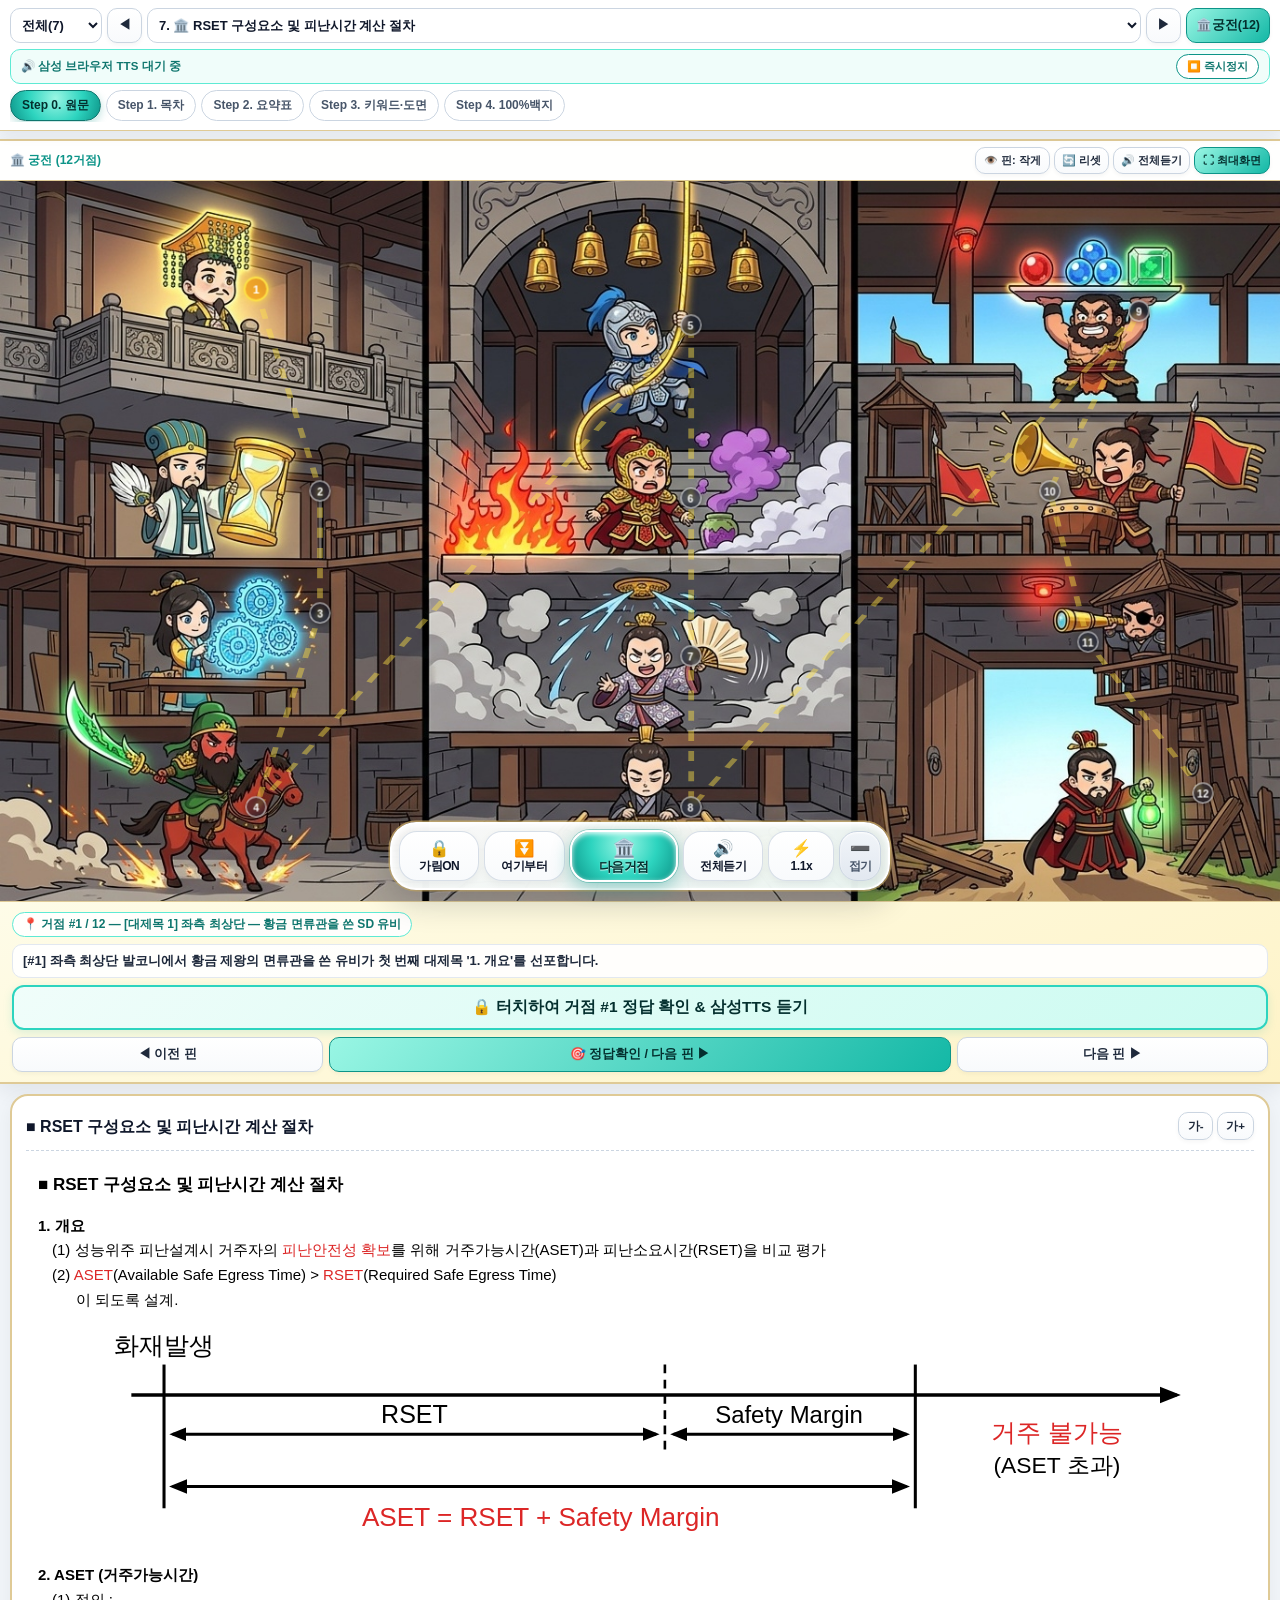
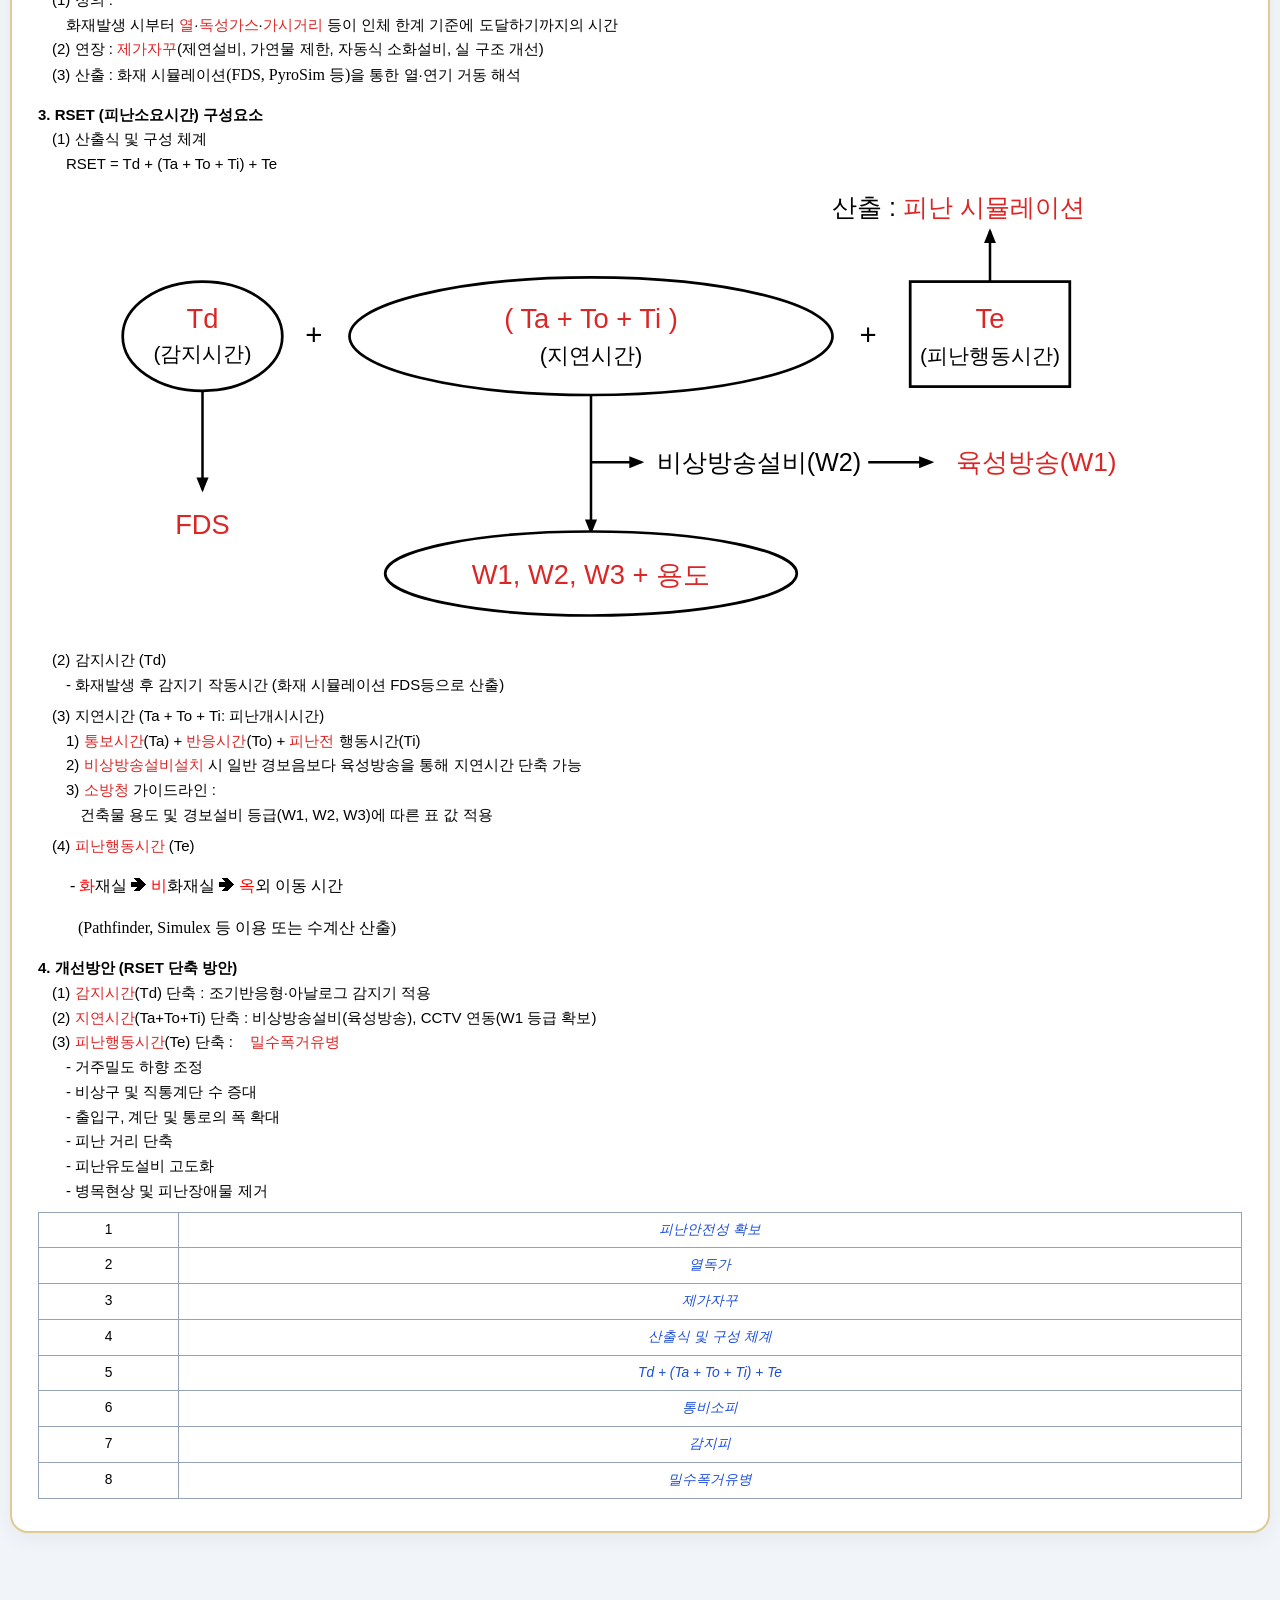
<file: index.html>
<!DOCTYPE html>
<html lang="ko">
<head>
<meta charset="UTF-8">
<!-- 📱 두 손가락 핀치 줌(확대/축소)을 자유롭게 허용하되 하단 독은 JS로 크기 절대 고정 -->
<meta name="viewport" content="width=device-width, initial-scale=1.0, minimum-scale=1.0, maximum-scale=5.0, user-scalable=yes">

<!-- 📱 스마트폰 홈 화면 추가 시 진짜 앱(전체화면)처럼 실행되도록 설정 -->
<meta name="mobile-web-app-capable" content="yes">
<meta name="apple-mobile-web-app-capable" content="yes">
<meta name="apple-mobile-web-app-status-bar-style" content="default">
<meta name="apple-mobile-web-app-title" content="소방기술사">
<meta name="application-name" content="소방기술사">
<meta name="theme-color" content="#0d9488">

<title>소방기술사 마스터</title>

<!-- 📱 samguk_library 폴더의 아이콘을 홈 화면 바로가기 아이콘으로 연결 -->
<link rel="icon" type="image/x-icon" href="samguk_library/ui_study_icons_3x3_8.ico">
<link rel="shortcut icon" href="samguk_library/ui_study_icons_3x3_8.ico">
<link rel="apple-touch-icon" sizes="180x180" href="samguk_library/ui_study_icons_3x3_8.ico">

<style>
  :root {
    --teal-main: #0d9488;
    --teal-light: #ccfbf1;
    --teal-border: #2dd4bf;
    --gold-border: #dfca96;
    --bg-page: #f1f5f9;
    --text-dark: #0f172a;
    --subnote-size: 15.5px;
  }

  * {
    box-sizing: border-box;
    -webkit-tap-highlight-color: transparent;
  }

  html, body {
    margin: 0;
    padding: 0;
    background: var(--bg-page);
    color: var(--text-dark);
    font-family: 'Pretendard', -apple-system, BlinkMacSystemFont, 'Malgun Gothic', sans-serif;
    overflow-x: hidden;
    padding-bottom: 115px; /* 플로팅 캡슐 독 여백 */
  }

  /* 1. 상단 고정 모바일 헤더 (핀치 줌 확대 시에는 화면을 가리지 않게 자동 전환) */
  .m-header {
    position: sticky;
    top: 0;
    z-index: 900;
    background: rgba(255, 255, 255, 0.97);
    backdrop-filter: blur(12px);
    -webkit-backdrop-filter: blur(12px);
    border-bottom: 1.5px solid var(--gold-border);
    box-shadow: 0 4px 14px rgba(15, 23, 42, 0.06);
    padding: 8px 10px;
    display: flex;
    flex-direction: column;
    gap: 6px;
  }
  /* 두 손가락으로 확대 중일 때는 상단 헤더가 화면을 덮지 않도록 static 전환 */
  body.is-pinch-zoomed .m-header {
    position: relative !important;
  }

  .m-nav-row {
    display: flex;
    align-items: center;
    gap: 5px;
    width: 100%;
  }

  .m-select {
    height: 35px;
    border-radius: 10px;
    border: 1.5px solid #cbd5e1;
    background: #ffffff;
    color: var(--text-dark);
    font-size: 13px;
    font-weight: 800;
    padding: 0 7px;
    outline: none;
  }
  #mCategorySelect {
    width: 92px;
    flex-shrink: 0;
  }
  #mTopicSelect {
    flex: 1;
    min-width: 0;
    text-overflow: ellipsis;
  }

  .m-icon-btn {
    height: 35px;
    min-width: 35px;
    padding: 0 9px;
    border-radius: 10px;
    border: 1.5px solid #cbd5e1;
    background: linear-gradient(180deg, #ffffff 0%, #f8fafc 100%);
    color: #1e293b;
    font-size: 12.5px;
    font-weight: 900;
    display: inline-flex;
    align-items: center;
    justify-content: center;
    gap: 4px;
    cursor: pointer;
    flex-shrink: 0;
    box-shadow: 0 2px 4px rgba(0,0,0,0.04);
  }
  .m-icon-btn:active {
    transform: scale(0.95);
  }
  .m-icon-btn.active {
    background: linear-gradient(135deg, #99f6e4 0%, #14b8a6 100%);
    color: #042f2e;
    border-color: #0d9488;
  }

  /* 삼성 브라우저 단독 TTS 상태 바 */
  .m-audio-bar {
    display: flex;
    align-items: center;
    justify-content: space-between;
    gap: 6px;
    background: #f0fdfa;
    border: 1.5px solid #5eead4;
    border-radius: 10px;
    padding: 4px 10px;
    font-size: 11.5px;
    font-weight: 800;
    color: #0f766e;
  }
  .m-audio-status {
    flex: 1;
    min-width: 0;
    white-space: nowrap;
    overflow: hidden;
    text-overflow: ellipsis;
  }
  .m-mini-pill {
    height: 25px;
    padding: 0 10px;
    border-radius: 999px;
    border: 1.5px solid #0d9488;
    background: #ffffff;
    color: #0f766e;
    font-size: 11px;
    font-weight: 900;
    cursor: pointer;
    flex-shrink: 0;
  }

  /* Step 0 ~ 4 가로 스크롤 탭 */
  .m-step-bar {
    display: flex;
    align-items: center;
    gap: 5px;
    overflow-x: auto;
    scrollbar-width: none;
    padding-bottom: 1px;
  }
  .m-step-bar::-webkit-scrollbar { display: none; }

  .m-step-btn {
    height: 31px;
    padding: 0 11px;
    border-radius: 999px;
    border: 1.5px solid #cbd5e1;
    background: #ffffff;
    color: #475569;
    font-size: 12px;
    font-weight: 800;
    white-space: nowrap;
    cursor: pointer;
    flex-shrink: 0;
  }
  .m-step-btn.active {
    background: radial-gradient(circle at 50% 25%, #99f6e4 0%, #2dd4bf 55%, #0d9488 100%);
    color: #042f2e;
    border-color: #0f766e;
    box-shadow: 0 3px 8px rgba(13, 148, 136, 0.28);
  }

  /* =========================================================================
     2. 기억의 궁전 모바일 카드 & [⛶ 최대화면] 전용 뷰어 모드
     ========================================================================= */
  .m-palace-card {
    margin: 8px 0 0 0;
    background: linear-gradient(155deg, #fdfcf6 0%, #f8f6e8 100%);
    border-top: 2px solid var(--gold-border);
    border-bottom: 2px solid var(--gold-border);
    overflow: hidden;
    box-shadow: 0 6px 20px rgba(15, 23, 42, 0.08);
    display: none;
  }
  .m-palace-card.open {
    display: block;
  }

  .m-palace-top {
    display: flex;
    align-items: center;
    justify-content: space-between;
    padding: 6px 10px;
    background: rgba(255, 255, 255, 0.94);
    border-bottom: 1px solid var(--gold-border);
    font-size: 12px;
    font-weight: 900;
    color: var(--teal-main);
    gap: 4px;
    flex-wrap: wrap;
  }

  .m-palace-viewport {
    position: relative;
    width: 100%;
    aspect-ratio: 16 / 9;
    background: #0f172a;
    overflow: hidden;
    user-select: none;
  }

  .m-palace-img {
    width: 100%;
    height: 100%;
    object-fit: fill;
    display: block;
  }

  .m-palace-svg {
    position: absolute;
    inset: 0;
    width: 100%;
    height: 100%;
    pointer-events: none;
    z-index: 4;
    transition: opacity 0.2s ease;
  }

  /* 반투명 유리 점(Glass Dot) 초소형 거점 핀 스타일 */
  .m-pin {
    position: absolute;
    width: 21px;
    height: 21px;
    transform: translate(-50%, -50%);
    border-radius: 999px;
    background: rgba(15, 23, 42, 0.48);
    backdrop-filter: blur(2px);
    -webkit-backdrop-filter: blur(2px);
    border: 1.2px solid rgba(255, 255, 255, 0.82);
    color: rgba(255, 255, 255, 0.96);
    font-size: 10.5px;
    font-weight: 900;
    display: flex;
    align-items: center;
    justify-content: center;
    z-index: 10;
    cursor: pointer;
    box-shadow: 0 1px 4px rgba(0,0,0,0.45);
    transition: all 0.16s ease;
  }
  .m-pin::after {
    content: '';
    position: absolute;
    inset: -8px;
  }
  .m-pin.current {
    width: 25px;
    height: 25px;
    background: rgba(245, 158, 11, 0.68);
    border: 2px solid #fde047;
    color: #ffffff;
    font-size: 11.5px;
    z-index: 15;
    box-shadow: 0 0 10px rgba(253, 224, 71, 0.95);
    animation: mGlassPulse 1.5s infinite ease-in-out;
  }
  .m-pin.cleared {
    background: rgba(16, 185, 129, 0.45);
    border-color: rgba(167, 243, 208, 0.9);
    color: #ecfdf5;
  }
  @keyframes mGlassPulse {
    0%, 100% { transform: translate(-50%, -50%) scale(1); }
    50% { transform: translate(-50%, -50%) scale(1.15); }
  }

  .m-palace-viewport.pin-size-micro .m-pin {
    width: 14px;
    height: 14px;
    font-size: 8px;
    background: rgba(15, 23, 42, 0.38);
    border-width: 1px;
  }
  .m-palace-viewport.pin-size-micro .m-pin.current {
    width: 18px;
    height: 18px;
    font-size: 9.5px;
    background: rgba(245, 158, 11, 0.65);
  }
  .m-palace-viewport.pin-size-hidden .m-pin,
  .m-palace-viewport.pin-size-hidden .m-palace-svg {
    opacity: 0 !important;
    pointer-events: none !important;
  }

  .m-palace-console {
    padding: 10px 12px;
    background: linear-gradient(160deg, #fefce8 0%, #fef3c7 100%);
    border-top: 1.5px solid var(--gold-border);
    display: flex;
    flex-direction: column;
    gap: 7px;
  }
  .m-palace-room {
    font-size: 12px;
    font-weight: 900;
    color: #0f766e;
    background: rgba(255,255,255,0.9);
    border: 1px solid #5eead4;
    padding: 3px 10px;
    border-radius: 999px;
    align-self: flex-start;
  }
  .m-palace-story {
    background: rgba(255,255,255,0.92);
    border: 1px solid #e2e8f0;
    border-radius: 10px;
    padding: 7px 10px;
    font-size: 13px;
    font-weight: 700;
    line-height: 1.42;
    color: #1e293b;
  }
  .m-palace-answer {
    background: linear-gradient(135deg, #f0fdfa 0%, #ccfbf1 100%);
    border: 2px solid #2dd4bf;
    border-radius: 12px;
    padding: 10px;
    text-align: center;
    font-size: 15.5px;
    font-weight: 900;
    color: #042f2e;
    cursor: pointer;
    box-shadow: 0 3px 10px rgba(20, 184, 166, 0.15);
  }
  .m-palace-nav {
    display: grid;
    grid-template-columns: 1fr 2fr 1fr;
    gap: 6px;
  }

  /* [⛶ 최대화면] 전용 뷰어 모드 스타일 */
  .m-palace-card.fullscreen-mode {
    position: fixed !important;
    inset: 0 !important;
    z-index: 3000 !important;
    margin: 0 !important;
    border: none !important;
    border-radius: 0 !important;
    background: #020617 !important;
    display: flex !important;
    flex-direction: column !important;
    justify-content: space-between !important;
    width: 100vw !important;
    height: 100dvh !important;
  }
  .m-palace-card.fullscreen-mode .m-palace-top {
    background: rgba(15, 23, 42, 0.86) !important;
    border-bottom: 1px solid rgba(255, 255, 255, 0.15) !important;
    color: #5eead4 !important;
    padding: 8px 12px !important;
    z-index: 3010;
  }
  .m-palace-card.fullscreen-mode .m-palace-viewport {
    margin: auto !important;
    width: 100vw !important;
    max-height: calc(100dvh - 126px) !important;
    aspect-ratio: 16 / 9 !important;
    background: #000000 !important;
    box-shadow: 0 0 30px rgba(0,0,0,0.9);
  }
  @media (orientation: landscape) {
    .m-palace-card.fullscreen-mode .m-palace-viewport {
      height: calc(100dvh - 96px) !important;
      width: calc((100dvh - 96px) * 1.7778) !important;
      max-width: 100vw !important;
    }
  }
  .m-palace-card.fullscreen-mode .m-palace-console {
    background: rgba(15, 23, 42, 0.90) !important;
    backdrop-filter: blur(12px) !important;
    -webkit-backdrop-filter: blur(12px) !important;
    border-top: 1px solid rgba(255, 255, 255, 0.18) !important;
    padding: 8px 10px calc(8px + env(safe-area-inset-bottom)) !important;
    gap: 5px !important;
    z-index: 3010;
  }
  .m-palace-card.fullscreen-mode .m-palace-room {
    display: none !important;
  }
  .m-palace-card.fullscreen-mode .m-palace-story {
    background: rgba(30, 41, 59, 0.85) !important;
    border-color: rgba(148, 163, 184, 0.3) !important;
    color: #f8fafc !important;
    font-size: 12.5px !important;
    padding: 5px 9px !important;
    white-space: nowrap;
    overflow: hidden;
    text-overflow: ellipsis;
  }
  .m-palace-card.fullscreen-mode .m-palace-answer {
    padding: 7px 10px !important;
    font-size: 14.5px !important;
  }

  /* 3. 서브노트 본문 영역 */
  .m-subnote-card {
    margin: 10px;
    background: #ffffff;
    border: 2px solid var(--gold-border);
    border-radius: 18px;
    padding: 16px 14px;
    box-shadow: 0 6px 20px rgba(15, 23, 42, 0.05);
    font-size: var(--subnote-size);
    line-height: 1.72;
    overflow-x: auto;
  }

  .m-subnote-header {
    display: flex;
    align-items: center;
    justify-content: space-between;
    gap: 8px;
    padding-bottom: 10px;
    margin-bottom: 12px;
    border-bottom: 1.5px dashed #cbd5e1;
  }
  .m-topic-title {
    font-size: 16px;
    font-weight: 900;
    color: #0f172a;
  }

  #mSubnoteBox table {
    width: 100% !important;
    max-width: 100% !important;
    border-collapse: collapse !important;
    border: 1.5px solid #475569 !important;
    font-size: 0.92em !important;
    margin: 8px 0 !important;
  }
  #mSubnoteBox th, #mSubnoteBox td {
    border: 1px solid #94a3b8 !important;
    padding: 6px 6px !important;
    word-break: keep-all;
  }
  #mSubnoteBox svg {
    max-width: 100% !important;
    height: auto !important;
    display: block;
    margin: 6px auto;
  }

  .cloze-mask {
    display: inline-block;
    padding: 2px 10px;
    margin: 2px 2px;
    border-radius: 999px;
    background: linear-gradient(180deg, #e0f9f4 0%, #a7f3d0 100%) !important;
    color: #065f46 !important;
    border: 1.5px solid #2dd4bf !important;
    font-weight: 800 !important;
    font-size: 0.92em;
    cursor: pointer;
    user-select: none;
    box-shadow: 0 2px 5px rgba(20, 184, 166, 0.15);
  }
  .cloze-mask.current-target {
    background: radial-gradient(circle at 50% 25%, #fde047 0%, #f59e0b 100%) !important;
    color: #451a03 !important;
    border: 2px solid #92400e !important;
    box-shadow: 0 0 12px rgba(245, 158, 11, 0.6);
  }
  .cloze-mask.revealed, .peek-all-mode .cloze-mask {
    background: rgba(240, 253, 250, 0.75) !important;
    color: inherit !important;
    border: 1px dashed #14b8a6 !important;
    box-shadow: none !important;
  }

  .cloze-diagram-wrap {
    position: relative;
    width: 100%;
    margin: 8px 0;
  }
  .cloze-diagram-mask {
    position: absolute;
    inset: 0;
    z-index: 20;
    background: linear-gradient(135deg, rgba(254, 243, 199, 0.97), rgba(253, 230, 138, 0.97));
    border: 2px dashed #d97706;
    border-radius: 12px;
    display: flex;
    flex-direction: column;
    align-items: center;
    justify-content: center;
    color: #78350f;
    font-weight: 900;
    font-size: 14px;
    padding: 12px;
    text-align: center;
    cursor: pointer;
  }
  .cloze-diagram-wrap.revealed .cloze-diagram-mask,
  .peek-all-mode .cloze-diagram-mask {
    display: none !important;
  }

  .tts-reading-row {
    background-color: #fef08a !important;
    outline: 2.5px solid #eab308 !important;
    border-radius: 6px !important;
  }

  .m-toast {
    position: fixed;
    bottom: 88px;
    left: 50%;
    transform: translateX(-50%);
    background: rgba(15, 23, 42, 0.94);
    color: #fde047;
    border: 1.5px solid #f59e0b;
    border-radius: 999px;
    padding: 8px 18px;
    font-size: 13px;
    font-weight: 900;
    z-index: 2500;
    white-space: nowrap;
    box-shadow: 0 8px 24px rgba(0,0,0,0.35);
    display: none;
  }
  .m-toast.show {
    display: block;
  }

  /* =========================================================================
     ★ 4. 화면 확대(핀치 줌)에도 크기가 절대 변하지 않는 플로팅 유리 캡슐 독
     ========================================================================= */
  .m-bottom-dock {
    position: fixed;
    left: 0;
    top: 0;
    width: calc(100vw - 16px);
    max-width: 500px;
    z-index: 2200;
    transform-origin: 0 0;
    will-change: transform;
    background: linear-gradient(160deg, rgba(255, 255, 255, 0.95) 0%, rgba(240, 253, 250, 0.92) 100%);
    backdrop-filter: blur(18px) saturate(160%);
    -webkit-backdrop-filter: blur(18px) saturate(160%);
    border: 2px solid rgba(255, 255, 255, 0.98);
    border-radius: 26px;
    box-shadow:
      0 12px 32px rgba(15, 23, 42, 0.20),
      0 0 0 1.5px rgba(212, 180, 106, 0.72),
      inset 0 2px 5px rgba(255, 255, 255, 0.95);
    padding: 6px 7px;
    display: grid;
    grid-template-columns: 1fr 1fr 1.35fr 1fr 0.82fr 0.52fr;
    gap: 5px;
    align-items: center;
  }
  .m-bottom-dock.minimized {
    display: none !important;
  }

  .m-dock-btn {
    position: relative;
    height: 50px;
    border-radius: 18px;
    border: 1.5px solid rgba(203, 213, 225, 0.75);
    background: linear-gradient(180deg, #ffffff 0%, #f8fafc 100%);
    color: #0f172a;
    padding: 4px 2px;
    display: flex;
    flex-direction: column;
    align-items: center;
    justify-content: center;
    gap: 3px;
    cursor: pointer;
    box-shadow: 0 3px 8px rgba(15, 23, 42, 0.05), inset 0 1px 2px #ffffff;
    transition: transform 0.12s ease;
  }
  .m-dock-btn:active {
    transform: scale(0.93);
  }

  .dock-ico {
    font-size: 16.5px;
    line-height: 1;
  }
  .dock-txt {
    font-size: 12px;
    font-weight: 900;
    letter-spacing: -0.4px;
    line-height: 1;
    white-space: nowrap;
  }

  /* 중앙 메인 액션 버튼 */
  .m-dock-btn.primary {
    height: 52px;
    border-radius: 20px;
    background: radial-gradient(circle at 50% 25%, #99f6e4 0%, #2dd4bf 52%, #0d9488 100%);
    color: #042f2e;
    border: 2px solid #ffffff;
    text-shadow: 0 1px 1px rgba(255, 255, 255, 0.75);
    box-shadow:
      0 6px 18px rgba(13, 148, 136, 0.42),
      0 0 0 1px rgba(13, 148, 136, 0.35),
      inset 0 2px 5px rgba(255, 255, 255, 0.9);
  }
  .m-dock-btn.primary .dock-ico {
    font-size: 18px;
  }
  .m-dock-btn.primary .dock-txt {
    font-size: 13px;
    font-weight: 900;
  }

  /* 우측 끝 접기(최소화) 버튼 */
  .m-dock-btn.fold-btn {
    background: linear-gradient(180deg, #f1f5f9 0%, #e2e8f0 100%);
    color: #475569;
    border-color: #cbd5e1;
  }

  /* 활성화(ON) 상태 버튼 */
  .m-dock-btn.active {
    background: linear-gradient(135deg, #fef08a 0%, #facc15 100%);
    color: #713f12;
    border: 1.5px solid #ffffff;
    box-shadow: 0 4px 12px rgba(234, 179, 8, 0.38), inset 0 1px 2px #ffffff;
  }

  /* 전체듣기 재생 중일 때 */
  .m-dock-btn.speaking-stop {
    background: linear-gradient(135deg, #fecdd3 0%, #fb7185 100%);
    color: #881337;
    border: 1.5px solid #ffffff;
    box-shadow: 0 4px 12px rgba(225, 29, 72, 0.35);
  }

  /* 남은 빈칸 개수 우측 상단 미니 뱃지 */
  .m-dock-badge {
    position: absolute;
    top: -4px;
    right: -3px;
    background: #0d9488;
    color: #ffffff;
    border: 1.5px solid #ffffff;
    border-radius: 999px;
    font-size: 10px;
    font-weight: 900;
    padding: 1px 5px;
    min-width: 18px;
    text-align: center;
    box-shadow: 0 2px 5px rgba(0,0,0,0.2);
    display: none;
  }
  .m-dock-badge.show {
    display: inline-block;
  }

  /* ★ 독을 접었을 때 우측 하단에 뜨는 미니 구슬(Orb) */
  .m-dock-mini-orb {
    position: fixed;
    left: 0;
    top: 0;
    width: 52px;
    height: 52px;
    z-index: 2200;
    transform-origin: 0 0;
    will-change: transform;
    border-radius: 999px;
    background: radial-gradient(circle at 35% 25%, #99f6e4 0%, #14b8a6 55%, #0f766e 100%);
    border: 2.5px solid #ffffff;
    box-shadow:
      0 8px 22px rgba(15, 23, 42, 0.32),
      0 0 0 1.5px rgba(212, 180, 106, 0.85),
      inset 0 2px 5px rgba(255, 255, 255, 0.85);
    color: #042f2e;
    display: none;
    flex-direction: column;
    align-items: center;
    justify-content: center;
    cursor: pointer;
    font-weight: 900;
  }
  .m-dock-mini-orb.show {
    display: flex;
  }
  .m-dock-mini-orb .orb-ico {
    font-size: 19px;
    line-height: 1;
  }
  .m-dock-mini-orb .orb-txt {
    font-size: 9.5px;
    font-weight: 900;
    margin-top: 1px;
  }
</style>
</head>
<body>

<!-- 1. 상단 고정 네비게이션 -->
<header class="m-header">
  <div class="m-nav-row">
    <select id="mCategorySelect" class="m-select" onchange="onCategoryChange()"></select>
    <button type="button" class="m-icon-btn" onclick="moveTopic(-1)" title="이전 토픽">◀</button>
    <select id="mTopicSelect" class="m-select" onchange="loadTopic(Number(this.value))"></select>
    <button type="button" class="m-icon-btn" onclick="moveTopic(1)" title="다음 토픽">▶</button>
    <button type="button" id="btnPalaceToggle" class="m-icon-btn" onclick="togglePalaceCard()">🏛️궁전</button>
  </div>

  <!-- 삼성 브라우저 내장 TTS 단독 고정 상태창 -->
  <div class="m-audio-bar">
    <span id="mAudioStatus" class="m-audio-status">🔊 삼성 브라우저 TTS 대기 중</span>
    <button type="button" class="m-mini-pill" onclick="stopSpeech()">⏹️ 즉시정지</button>
  </div>

  <!-- 초기 시작 탭: Step 0. 원문 active -->
  <div class="m-step-bar">
    <button type="button" id="mStep0" class="m-step-btn active" onclick="setStep(0)">Step 0. 원문</button>
    <button type="button" id="mStep1" class="m-step-btn" onclick="setStep(1)">Step 1. 목차</button>
    <button type="button" id="mStep2" class="m-step-btn" onclick="setStep(2)">Step 2. 요약표</button>
    <button type="button" id="mStep3" class="m-step-btn" onclick="setStep(3)">Step 3. 키워드·도면</button>
    <button type="button" id="mStep4" class="m-step-btn" onclick="setStep(4)">Step 4. 100%백지</button>
  </div>
</header>

<!-- 2. 기억의 궁전 뷰어 -->
<section id="mPalaceCard" class="m-palace-card">
  <div class="m-palace-top">
    <span id="mPalaceTitle">🏛️ 기억의 궁전</span>
    <div style="display:flex; gap:4px; align-items:center;">
      <button type="button" id="btnPinSizeToggle" class="m-icon-btn" style="height:27px; font-size:11px; padding:0 8px;" onclick="cyclePalacePinSize()">👁️ 핀: 작게</button>
      <button type="button" class="m-icon-btn" style="height:27px; font-size:11px; padding:0 7px;" onclick="resetPalaceTour()">🔄 리셋</button>
      <button type="button" class="m-icon-btn" style="height:27px; font-size:11px; padding:0 7px;" onclick="speakAllPalacePins()">🔊 전체듣기</button>
      <button type="button" id="btnPalaceFullscreen" class="m-icon-btn active" style="height:27px; font-size:11px; padding:0 8px;" onclick="togglePalaceFullscreen()">⛶ 최대화면</button>
    </div>
  </div>

  <div id="mPalaceViewport" class="m-palace-viewport" ondblclick="togglePalaceFullscreen()">
    <img id="mPalaceImg" class="m-palace-img" alt="기억의 궁전 배경">
    <svg id="mPalaceSvg" class="m-palace-svg" viewBox="0 0 100 100" preserveAspectRatio="none"></svg>
    <div id="mPalacePins"></div>
  </div>

  <div class="m-palace-console">
    <div id="mPalaceRoom" class="m-palace-room">거점 준비 중</div>
    <div id="mPalaceStory" class="m-palace-story">핀을 터치하거나 아래 버튼을 눌러 학습하세요.</div>
    <div id="mPalaceAnswer" class="m-palace-answer" onclick="stepPalacePinAction()">🔒 터치하여 정답 확인 & 음성 듣기</div>
    <div class="m-palace-nav">
      <button type="button" class="m-icon-btn" onclick="movePalacePin(-1)">◀ 이전 핀</button>
      <button type="button" class="m-icon-btn active" onclick="stepPalacePinAction()">🎯 정답확인 / 다음 핀 ▶</button>
      <button type="button" class="m-icon-btn" onclick="movePalacePin(1)">다음 핀 ▶</button>
    </div>
  </div>
</section>

<!-- 3. 서브노트 본문 카드 -->
<main class="m-subnote-card">
  <div class="m-subnote-header">
    <div id="mTopicTitle" class="m-topic-title">토픽 로딩 중...</div>
    <div style="display:flex; gap:4px; flex-shrink:0;">
      <button type="button" class="m-icon-btn" style="height:28px; font-size:11.5px; padding:0 8px;" onclick="adjustFontSize(-1)">가-</button>
      <button type="button" class="m-icon-btn" style="height:28px; font-size:11.5px; padding:0 8px;" onclick="adjustFontSize(1)">가+</button>
    </div>
  </div>

  <div id="mSubnoteBox"></div>
</main>

<div id="mToast" class="m-toast">⏬ 읽기 시작할 문단이나 표 칸을 터치하세요!</div>

<!-- ★ 4. 화면 확대에도 크기가 100% 고정되는 플로팅 유리 캡슐 독 -->
<nav id="mBottomDock" class="m-bottom-dock">
  <button type="button" id="btnDockPeek" class="m-dock-btn" onclick="togglePeekAll()">
    <span id="badgeMaskRemain" class="m-dock-badge">0</span>
    <span id="icoDockPeek" class="dock-ico">🔒</span>
    <span id="lblDockPeek" class="dock-txt">가림ON</span>
  </button>

  <button type="button" id="btnDockFromHere" class="m-dock-btn" onclick="togglePickStartLineMode()">
    <span class="dock-ico">⏬</span>
    <span class="dock-txt">여기부터</span>
  </button>

  <button type="button" id="btnDockMainStep" class="m-dock-btn primary" onclick="handleMainStepButton()">
    <span id="icoMainStepBtn" class="dock-ico">🏛️</span>
    <span id="lblMainStepBtn" class="dock-txt">다음거점</span>
  </button>

  <button type="button" id="btnDockSpeakAll" class="m-dock-btn" onclick="toggleFullSubnoteSpeech()">
    <span id="icoSpeakAllBtn" class="dock-ico">🔊</span>
    <span id="lblSpeakAllBtn" class="dock-txt">전체듣기</span>
  </button>

  <button type="button" id="btnDockRate" class="m-dock-btn" onclick="cycleTtsRate()">
    <span class="dock-ico">⚡</span>
    <span id="lblTtsRate" class="dock-txt">1.1x</span>
  </button>

  <button type="button" class="m-dock-btn fold-btn" onclick="toggleDockMinimize(true)" title="메뉴바 접기">
    <span class="dock-ico">➖</span>
    <span class="dock-txt">접기</span>
  </button>
</nav>

<!-- ★ 독을 접었을 때 우측 하단에 항상 따라다니는 미니 구슬(Orb) -->
<button type="button" id="mDockMiniOrb" class="m-dock-mini-orb" onclick="toggleDockMinimize(false)" title="메뉴바 펼치기">
  <span class="orb-ico">🎛️</span>
  <span class="orb-txt">메뉴</span>
</button>

<script src="topics_data.js"></script>
<script src="palaces_data.js"></script>

<script>
/* =========================================================================
   📱 소방기술사 모바일 전용 코어 엔진 (v10 - 대소문자 파일명 완벽 호환 패치)
   ========================================================================= */
const PRONUN_DICT = {
  "KCL": "케이씨엘", "KVL": "케이브이엘", "NTC": "엔티씨", "PTC": "피티씨",
  "CTR": "씨티알", "SCR": "에스씨알", "LED": "엘이디", "NFPC": "엔에프피씨",
  "NFTC": "엔에프티씨", "NFPA": "엔에프피에이", "ASET": "에이셋", "RSET": "알셋",
  "FEC": "에프이씨", "CO₂": "씨오투", "CO2": "씨오투", "CO": "씨오",
  "O₂": "오투", "O2": "오투", "N₂": "엔투", "N2": "엔투",
  "H₂O": "에이치투오", "H2O": "에이치투오", "SO₂": "에스오투", "NO₂": "엔오투",
  "HCl": "에이치씨엘", "HCN": "에이치씨엔", "NH₃": "엔에이치쓰리", "CF₃Br": "씨에프쓰리비알",
  "Td": "티디", "Ta": "티에이", "To": "티오", "Ti": "티아이", "Te": "티이",
  "P형": "피형", "R형": "알형", "Al판": "알루미늄판", "Al": "알루미늄",
  "Leak홀": "리크홀", "Leak": "리크", "dT/dt": "디티 오버 디티",
  "10℃/min": "10도 퍼 민", "15℃/min": "15도 퍼 민", "20℃/min": "20도 퍼 민",
  "℃/min": "섭씨 도 퍼 민", "kW/m²": "킬로와트 퍼 제곱미터", "kW/m2": "킬로와트 퍼 제곱미터",
  "Wb/m²": "웨버 퍼 제곱미터", "Wb/m2": "웨버 퍼 제곱미터",
  "kg/cm²": "킬로그램 퍼 제곱센티미터", "N/m²": "뉴턴 퍼 제곱미터",
  "m³/min": "세제곱미터 퍼 민", "L/min": "리터 퍼 민", "m/s": "미터 퍼 세크",
  "m²": "제곱미터", "m³": "세제곱미터", "cm²": "제곱센티미터",
  "sinθ": "사인 세타", "cosθ": "코사인 세타", "tanθ": "탄젠트 세타",
  "R1": "알 원", "R2": "알 투", "R3": "알 쓰리", "R4": "알 포",
  "I1": "아이 원", "I2": "아이 투", "I3": "아이 쓰리", "I4": "아이 포",
  "V_T": "브이 티", "VT": "브이 티", "V1": "브이 원", "V2": "V 투", "V3": "브이 쓰리",
  "MPa": "메가파스칼", "kPa": "킬로파스칼", "kW": "킬로와트", "kVA": "킬로볼트암페어",
  "mA": "밀리암페어", "ppm": "피피엠", "㏀": "킬로옴", "Ω": "옴",
  "㎡": "제곱미터", "㎥": "세제곱미터", "㎠": "제곱센티미터", "℃": "도",
  "≠": " 같지 않다, ", "≈": " 거의 같다, ", "≒": " 거의 같다, ",
  "≤": " 이하, ", "≥": " 이상, ", "∑": "시그마 ", "Σ": "시그마 "
};

let allTopics = [];
let filteredTopicIndices = [];
let currentTopicIdx = 0;

let currentStep = 0;
let clozeList = [];

let currentPalace = null;
let currentPinIdx = 0;
let currentPinRevealed = false;
let clearedPinSet = new Set();

let palacePinSizeMode = localStorage.getItem('m_palace_pin_size') || 'small';
let isPalaceFullscreen = false;
let isDockMinimized = false;

let ttsRate = parseFloat(localStorage.getItem('m_tts_rate')) || 1.1;
let isSpeakingQueue = false;
let speechTimer = null;
let pickFromHereMode = false;
let subnoteFontSize = parseFloat(localStorage.getItem('m_font_size')) || 15.5;
let speechSessionId = 0;
window._activeUtterances = [];

/* =========================================================================
   ★ 핀치 줌(화면 확대/이동) 시에도 하단 캡슐 독 크기·위치 100% 고정
   ========================================================================= */
function syncFloatingDockToViewport() {
  const dock = document.getElementById('mBottomDock');
  const orb = document.getElementById('mDockMiniOrb');
  if (!dock || !orb) return;

  const vv = window.visualViewport;
  if (!vv) {
    dock.style.left = '8px';
    dock.style.right = '8px';
    dock.style.top = 'auto';
    dock.style.bottom = '10px';
    dock.style.transform = 'none';
    orb.style.left = 'auto';
    orb.style.right = '14px';
    orb.style.top = 'auto';
    orb.style.bottom = '14px';
    orb.style.transform = 'none';
    return;
  }

  const scale = vv.scale || 1;
  const invScale = 1 / scale;

  document.body.classList.toggle('is-pinch-zoomed', scale > 1.08);

  if (!isDockMinimized) {
    const baseScreenW = vv.width * scale;
    const targetDockW = Math.min(500, Math.max(290, baseScreenW - 16));
    dock.style.width = `${targetDockW}px`;

    const dockH = dock.offsetHeight || 64;
    const visualDockW = targetDockW * invScale;
    const visualDockH = dockH * invScale;
    const bottomMargin = 10 * invScale;

    const x = vv.offsetLeft + (vv.width - visualDockW) / 2;
    const y = vv.offsetTop + vv.height - visualDockH - bottomMargin;

    dock.style.transform = `translate3d(${x}px, ${y}px, 0) scale(${invScale})`;
  } else {
    const orbSize = 52;
    const visualOrbSize = orbSize * invScale;
    const margin = 14 * invScale;

    const x = vv.offsetLeft + vv.width - visualOrbSize - margin;
    const y = vv.offsetTop + vv.height - visualOrbSize - margin;

    orb.style.transform = `translate3d(${x}px, ${y}px, 0) scale(${invScale})`;
  }
}

function initViewportLockEngine() {
  if (window.visualViewport) {
    window.visualViewport.addEventListener('resize', syncFloatingDockToViewport);
    window.visualViewport.addEventListener('scroll', syncFloatingDockToViewport);
  }
  window.addEventListener('scroll', syncFloatingDockToViewport, { passive: true });
  window.addEventListener('resize', syncFloatingDockToViewport);
  window.addEventListener('orientationchange', () => setTimeout(syncFloatingDockToViewport, 80));
  syncFloatingDockToViewport();
}

function toggleDockMinimize(minimize) {
  isDockMinimized = Boolean(minimize);
  const dock = document.getElementById('mBottomDock');
  const orb = document.getElementById('mDockMiniOrb');
  if (dock) dock.classList.toggle('minimized', isDockMinimized);
  if (orb) orb.classList.toggle('show', isDockMinimized);
  requestAnimationFrame(syncFloatingDockToViewport);
}

/* 0. 홈 화면 앱 아이콘(samguk_library) 자동 연결 */
function setupHomeScreenAppIcon() {
  try {
    const baseUrl = window.location.href.split('?')[0].replace(/\/[^\/]*$/, '/');
    const iconIcoUrl = baseUrl + 'samguk_library/ui_study_icons_3x3_8.ico';
    const iconSheetUrl = baseUrl + 'samguk_library/ui_study_icons_3x3.png';

    const img = new Image();
    img.crossOrigin = 'anonymous';
    img.onload = () => {
      try {
        const canvas = document.createElement('canvas');
        canvas.width = 192;
        canvas.height = 192;
        const ctx = canvas.getContext('2d');
        const cellW = Math.floor(img.width / 3);
        const cellH = Math.floor(img.height / 3);
        ctx.drawImage(img, 0, 0, cellW, cellH, 0, 0, 192, 192);
        const croppedDataUrl = canvas.toDataURL('image/png');

        document.querySelectorAll('link[rel*="icon"]').forEach(el => {
          el.href = croppedDataUrl;
        });
        attachWebManifest(croppedDataUrl, baseUrl);
      } catch (e) {
        attachWebManifest(iconIcoUrl, baseUrl);
      }
    };
    img.onerror = () => attachWebManifest(iconIcoUrl, baseUrl);
    img.src = iconSheetUrl;
  } catch (e) {}
}

function attachWebManifest(iconUrl, baseUrl) {
  const manifestObj = {
    name: "소방기술사 기억의 궁전 마스터",
    short_name: "소방기술사",
    start_url: baseUrl + "index.html",
    display: "standalone",
    background_color: "#f1f5f9",
    theme_color: "#0d9488",
    icons: [
      { src: iconUrl, sizes: "192x192", type: "image/png" },
      { src: iconUrl, sizes: "512x512", type: "image/png" }
    ]
  };
  const blob = new Blob([JSON.stringify(manifestObj)], { type: 'application/manifest+json' });
  const link = document.createElement('link');
  link.rel = 'manifest';
  link.href = URL.createObjectURL(blob);
  document.head.appendChild(link);
}

/* 1. 부팅 초기화 */
window.addEventListener('DOMContentLoaded', () => {
  localStorage.removeItem('m_samsung_voice_mode');
  localStorage.removeItem('m_tts_engine_v4');
  localStorage.removeItem('m_audio_engine_mode');

  setupHomeScreenAppIcon();
  initViewportLockEngine();

  if ('speechSynthesis' in window) {
    window.speechSynthesis.getVoices();
    window.speechSynthesis.onvoiceschanged = () => window.speechSynthesis.getVoices();
  }

  allTopics = window.STUDY_TOPICS || [];
  window.MEMORY_PALACES = window.MEMORY_PALACES || {};

  allTopics.forEach(t => {
    if (t && t.id && t.memoryPalace && Array.isArray(t.memoryPalace.pins) && t.memoryPalace.pins.length > 0) {
      if (!window.MEMORY_PALACES[t.id]) {
        window.MEMORY_PALACES[t.id] = t.memoryPalace;
      }
    }
  });

  applyPalacePinSizeUI();
  document.documentElement.style.setProperty('--subnote-size', subnoteFontSize + 'px');
  updateRateButtonUI();
  initCategorySelector();

  // 시작 시 무조건 Step 0으로 고정
  currentStep = 0;
  for (let i = 0; i <= 4; i++) {
    document.getElementById('mStep' + i)?.classList.toggle('active', i === 0);
  }

  // ★ 처음 접속한 휴대폰에서도 1번 삼국지 그림(alarm_45)이 바로 보이도록 기본값 설정
  const defaultIdx = allTopics.findIndex(t => t && t.id === 'alarm_45');
  const rawSaved = localStorage.getItem('m_last_topic_idx');
  const startIdx = rawSaved !== null ? parseInt(rawSaved, 10) : (defaultIdx >= 0 ? defaultIdx : 0);
  loadTopic(Math.max(0, Math.min(allTopics.length - 1, isNaN(startIdx) ? 0 : startIdx)));

  const box = document.getElementById('mSubnoteBox');
  box.addEventListener('click', (e) => {
    if (!pickFromHereMode) return;
    e.preventDefault();
    e.stopPropagation();
    setPickStartLineMode(false);
    startReadingFromClickedElement(e.target);
  }, true);

  setTimeout(syncFloatingDockToViewport, 120);
});

/* 2. 과목 & 토픽 네비게이션 */
function initCategorySelector() {
  const catSel = document.getElementById('mCategorySelect');
  const cats = Array.from(new Set(allTopics.map(t => t.category || '기타')));
  catSel.innerHTML = `<option value="ALL">전체(${allTopics.length})</option>`;
  cats.forEach(c => {
    const opt = document.createElement('option');
    opt.value = c;
    opt.textContent = c;
    catSel.appendChild(opt);
  });
  populateTopicSelector('ALL');
}

function onCategoryChange() {
  const cat = document.getElementById('mCategorySelect').value;
  populateTopicSelector(cat);
  if (filteredTopicIndices.length > 0) {
    loadTopic(filteredTopicIndices[0]);
  }
}

function populateTopicSelector(cat) {
  const sel = document.getElementById('mTopicSelect');
  sel.innerHTML = '';
  filteredTopicIndices = [];

  allTopics.forEach((t, idx) => {
    if (cat !== 'ALL' && (t.category || '기타') !== cat) return;
    filteredTopicIndices.push(idx);
    const hasP = Boolean(window.MEMORY_PALACES[t.id]?.pins?.length);
    const opt = document.createElement('option');
    opt.value = idx;
    opt.textContent = `${idx + 1}. ${hasP ? '🏛️ ' : ''}${(t.title || '').replace(/^■\s*/, '')}`;
    sel.appendChild(opt);
  });
}

function moveTopic(delta) {
  if (!filteredTopicIndices.length) return;
  const pos = filteredTopicIndices.indexOf(currentTopicIdx);
  const nextPos = pos >= 0
    ? (pos + delta + filteredTopicIndices.length) % filteredTopicIndices.length
    : 0;
  loadTopic(filteredTopicIndices[nextPos]);
}

function loadTopic(idx) {
  if (!allTopics.length) return;
  stopSpeech();
  currentTopicIdx = Math.max(0, Math.min(allTopics.length - 1, idx));
  localStorage.setItem('m_last_topic_idx', String(currentTopicIdx));

  const sel = document.getElementById('mTopicSelect');
  if (sel) sel.value = String(currentTopicIdx);

  const topic = allTopics[currentTopicIdx];
  document.getElementById('mTopicTitle').textContent = topic.title || '';

  initPalaceForTopic(topic);
  renderSubnoteWithStep(currentStep);
  if (!isPalaceFullscreen) {
    window.scrollTo({ top: 0, behavior: 'smooth' });
  }
  requestAnimationFrame(syncFloatingDockToViewport);
}

/* =========================================================================
   3. 기억의 궁전 모바일 뷰어 (★ 대소문자 P1.jpg / p1.jpg 완벽 호환 로더 탑재)
   ========================================================================= */
function initPalaceForTopic(topic) {
  const pData = window.MEMORY_PALACES[topic.id];
  const card = document.getElementById('mPalaceCard');
  const btnToggle = document.getElementById('btnPalaceToggle');

  if (pData && Array.isArray(pData.pins) && pData.pins.length > 0) {
    currentPalace = pData;
    currentPinIdx = 0;
    currentPinRevealed = false;
    clearedPinSet.clear();

    card.classList.add('open');
    btnToggle.classList.add('active');
    btnToggle.textContent = `🏛️궁전(${pData.pins.length})`;
    document.getElementById('mPalaceTitle').textContent = `🏛️ 궁전 (${pData.pins.length}거점)`;

    loadPalaceImageWithFallback(pData, topic);
    renderPalacePins();
    updatePalaceConsoleUI();
  } else {
    currentPalace = null;
    if (isPalaceFullscreen) togglePalaceFullscreen();
    card.classList.remove('open');
    btnToggle.classList.remove('active');
    btnToggle.textContent = '🏛️궁전없음';
  }
}

function togglePalaceCard() {
  if (!currentPalace) {
    alert('이 토픽에는 등록된 기억의 궁전 데이터가 없습니다.');
    return;
  }
  const card = document.getElementById('mPalaceCard');
  const btn = document.getElementById('btnPalaceToggle');
  if (isPalaceFullscreen) {
    togglePalaceFullscreen();
    return;
  }
  const isOpen = card.classList.toggle('open');
  btn.classList.toggle('active', isOpen);
  updateBottomMaskStatus();
}

function togglePalaceFullscreen() {
  if (!currentPalace) return;
  const card = document.getElementById('mPalaceCard');
  const btn = document.getElementById('btnPalaceFullscreen');
  isPalaceFullscreen = !isPalaceFullscreen;

  card.classList.toggle('fullscreen-mode', isPalaceFullscreen);
  if (btn) {
    btn.textContent = isPalaceFullscreen ? '✖ 최대화면 닫기' : '⛶ 최대화면';
  }
  requestAnimationFrame(syncFloatingDockToViewport);
}

function cyclePalacePinSize() {
  const order = ['small', 'micro', 'hidden'];
  const nextIdx = (order.indexOf(palacePinSizeMode) + 1) % order.length;
  palacePinSizeMode = order[nextIdx];
  localStorage.setItem('m_palace_pin_size', palacePinSizeMode);
  applyPalacePinSizeUI();
}

function applyPalacePinSizeUI() {
  const vp = document.getElementById('mPalaceViewport');
  const btn = document.getElementById('btnPinSizeToggle');
  if (!vp || !btn) return;

  vp.classList.remove('pin-size-micro', 'pin-size-hidden');
  if (palacePinSizeMode === 'micro') {
    vp.classList.add('pin-size-micro');
    btn.textContent = '👁️ 핀: 초소형';
  } else if (palacePinSizeMode === 'hidden') {
    vp.classList.add('pin-size-hidden');
    btn.textContent = '👁️ 핀: 숨김';
  } else {
    btn.textContent = '👁️ 핀: 작게';
  }
}

/* ★ 핵심 패치: GitHub Pages(리눅스 서버)에서 대문자 P1.jpg와 소문자 p1.jpg를 모두 자동으로 찾아주는 함수 */
function loadPalaceImageWithFallback(pData, topic) {
  const img = document.getElementById('mPalaceImg');
  const rawFile = (pData.imageFile || topic.imageFile || 'pl1.jpg').trim();
  const lowerRaw = rawFile.toLowerCase();
  const baseName = rawFile.replace(/\.(png|jpg|jpeg|webp)$/i, '');
  const lowerBase = baseName.toLowerCase();
  const upperBase = baseName.toUpperCase();

  const rawCandidates = [
    `samguk_library/${lowerRaw}`,
    `samguk_library/${rawFile}`,
    `samguk_library/${lowerBase}.jpg`,
    `samguk_library/${baseName}.jpg`,
    `samguk_library/${upperBase}.jpg`,
    `samguk_library/${lowerBase}.png`,
    `samguk_library/${baseName}.png`,
    `samguk_library/${upperBase}.png`,
    lowerRaw,
    rawFile,
    `${lowerBase}.jpg`,
    `${baseName}.jpg`,
    `${lowerBase}.png`,
    `${baseName}.png`
  ];
  if (pData.fallbackUrl) rawCandidates.push(pData.fallbackUrl);
  if (topic.fallbackUrl) rawCandidates.push(topic.fallbackUrl);

  const candidates = Array.from(new Set(rawCandidates));

  let tryIdx = 0;
  img.onerror = () => {
    tryIdx++;
    if (tryIdx < candidates.length) {
      img.src = candidates[tryIdx];
    }
  };
  img.src = candidates[0];
}

function renderPalacePins() {
  if (!currentPalace) return;
  const pinsWrap = document.getElementById('mPalacePins');
  const svg = document.getElementById('mPalaceSvg');
  pinsWrap.innerHTML = '';
  svg.innerHTML = '';

  const pins = currentPalace.pins || [];

  if (pins.length > 1) {
    const pts = pins.map(p => `${p.x},${p.y}`).join(' ');
    const poly = document.createElementNS('http://www.w3.org/2000/svg', 'polyline');
    poly.setAttribute('points', pts);
    poly.setAttribute('fill', 'none');
    poly.setAttribute('stroke', 'rgba(253, 224, 71, 0.45)');
    poly.setAttribute('stroke-width', '0.45');
    poly.setAttribute('stroke-dasharray', '1.4, 1.4');
    svg.appendChild(poly);
  }

  pins.forEach((pin, idx) => {
    const isCur = (idx === currentPinIdx);
    const isClr = clearedPinSet.has(idx);
    const el = document.createElement('div');
    el.className = 'm-pin' + (isCur ? ' current' : '') + (isClr ? ' cleared' : '');
    el.style.left = `${pin.x}%`;
    el.style.top = `${pin.y}%`;
    el.textContent = pin.num || (idx + 1);

    el.onclick = (e) => {
      e.stopPropagation();
      currentPinIdx = idx;
      currentPinRevealed = true;
      clearedPinSet.add(idx);
      renderPalacePins();
      updatePalaceConsoleUI();
      speakTextNow(`${pin.answer || ''}. ${pin.storyHint || ''}`);
    };

    pinsWrap.appendChild(el);
  });
}

function updatePalaceConsoleUI() {
  if (!currentPalace || !currentPalace.pins.length) return;
  const pins = currentPalace.pins;
  const pin = pins[currentPinIdx] || pins[0];
  const pNum = pin.num || (currentPinIdx + 1);

  document.getElementById('mPalaceRoom').textContent =
    `📍 거점 #${pNum} / ${pins.length} — ${pin.room || ''}`;
  document.getElementById('mPalaceStory').textContent =
    `[#${pNum}] ${pin.storyHint || '등록된 스토리 힌트가 없습니다.'}`;

  const ansBox = document.getElementById('mPalaceAnswer');
  if (currentPinRevealed || clearedPinSet.has(currentPinIdx)) {
    ansBox.textContent = `🎯 [#${pNum} 정답] ${pin.answer || ''}`;
    ansBox.style.background = 'linear-gradient(135deg, #ecfdf5 0%, #a7f3d0 100%)';
  } else {
    ansBox.textContent = `🔒 터치하여 거점 #${pNum} 정답 확인 & 삼성TTS 듣기`;
    ansBox.style.background = 'linear-gradient(135deg, #f0fdfa 0%, #ccfbf1 100%)';
  }
}

function stepPalacePinAction() {
  if (!currentPalace || !currentPalace.pins.length) return;
  const pins = currentPalace.pins;
  const pin = pins[currentPinIdx];

  if (!currentPinRevealed) {
    currentPinRevealed = true;
    clearedPinSet.add(currentPinIdx);
    renderPalacePins();
    updatePalaceConsoleUI();
    speakTextNow(`${pin.answer || ''}. ${pin.storyHint || ''}`);
  } else {
    currentPinIdx = (currentPinIdx + 1) % pins.length;
    currentPinRevealed = true;
    clearedPinSet.add(currentPinIdx);
    const nextPin = pins[currentPinIdx];
    renderPalacePins();
    updatePalaceConsoleUI();
    speakTextNow(`${nextPin.answer || ''}. ${nextPin.storyHint || ''}`);
  }
}

function movePalacePin(delta) {
  if (!currentPalace || !currentPalace.pins.length) return;
  stopSpeech();
  const len = currentPalace.pins.length;
  currentPinIdx = (currentPinIdx + delta + len) % len;
  currentPinRevealed = false;
  renderPalacePins();
  updatePalaceConsoleUI();
}

function resetPalaceTour() {
  if (!currentPalace) return;
  stopSpeech();
  currentPinIdx = 0;
  currentPinRevealed = false;
  clearedPinSet.clear();
  renderPalacePins();
  updatePalaceConsoleUI();
}

function speakAllPalacePins() {
  if (!currentPalace || !currentPalace.pins.length) return;
  const units = currentPalace.pins.map((p, idx) => ({
    text: `${idx + 1}번 거점. ${p.answer || ''}. ${p.storyHint || ''}`,
    onStart: () => {
      currentPinIdx = idx;
      currentPinRevealed = true;
      clearedPinSet.add(idx);
      renderPalacePins();
      updatePalaceConsoleUI();
    }
  }));
  speakUnitListSequentially(units);
}

/* 4. 서브노트 렌더링 & Step 0 ~ 4 가림막 */
function setStep(step) {
  stopSpeech();
  currentStep = step;
  for (let i = 0; i <= 4; i++) {
    document.getElementById('mStep' + i)?.classList.toggle('active', i === step);
  }
  document.getElementById('mSubnoteBox').classList.remove('peek-all-mode');
  document.getElementById('btnDockPeek').classList.remove('active');
  renderSubnoteWithStep(step);
}

function renderSubnoteWithStep(step) {
  const topic = allTopics[currentTopicIdx];
  const box = document.getElementById('mSubnoteBox');
  if (!topic || !box) return;

  box.innerHTML = topic.summaryHtml || '<p>원문 데이터가 없습니다.</p>';
  clozeList = [];

  if (step === 0) {
    updateBottomMaskStatus();
    return;
  }

  let seq = 0;
  const nextId = () => `m_cloze_${++seq}`;

  if (step === 1) {
    maskHeadings(box, nextId);
  } else if (step === 2) {
    maskHeadings(box, nextId);
    maskColoredSpans(box, 2, nextId);
  } else if (step === 3) {
    maskDiagrams(box, nextId);
    maskHeadings(box, nextId);
    maskColoredSpans(box, 3, nextId);
  } else if (step === 4) {
    maskDiagrams(box, nextId);
    maskHeadings(box, nextId);
    maskColoredSpans(box, 3, nextId);
    maskRemainingLinesForStep4(box, nextId);
  }

  highlightCurrentClozeTarget();
  updateBottomMaskStatus();
}

function maskHeadings(box, nextId) {
  const blocks = Array.from(box.querySelectorAll('div, p, td'));
  blocks.forEach(blk => {
    if (blk.closest('svg, .cloze-diagram-wrap, .cloze-mask, th')) return;
    if (blk.querySelector('div, p, table, svg')) return;

    const txt = (blk.textContent || '').replace(/\s+/g, ' ').trim();
    if (!txt || /^■/.test(txt)) return;

    const m = txt.match(/^([0-9]+\.\s*|\([0-9]+\)\s+)(.+)$/);
    if (m && txt.length <= 30 && !txt.includes('=') && !txt.includes(':')) {
      const prefix = m[1];
      const ans = m[2].trim();
      blk.innerHTML = `<span style="font-weight:800;">${prefix}</span>`;
      const sp = document.createElement('span');
      sp.textContent = ans;
      blk.appendChild(sp);
      replaceWithClozeSpan(sp, ans, nextId());
    }
  });
}

function maskColoredSpans(box, step, nextId) {
  const els = Array.from(box.querySelectorAll('span[style*="color"], td[style*="color"], b[style*="color"]'));
  els.forEach(el => {
    if (el.closest('svg, .cloze-diagram-wrap, .cloze-mask')) return;
    if (el.querySelector('svg, table, .cloze-mask')) return;

    const st = (el.getAttribute('style') || '').toLowerCase();
    const isBlue = st.includes('#1d4ed8') || st.includes('29, 78, 216') || st.includes('#ea580c');
    const isRed  = st.includes('#dc2626') || st.includes('220, 38, 38');

    if (step === 2 && !isBlue) return;
    if (step === 3 && !isBlue && !isRed) return;

    const txt = (el.textContent || '').replace(/\s+/g, ' ').trim();
    if (!txt || txt === '-' || txt.length > 110) return;

    if (el.tagName === 'TD') {
      const inner = document.createElement('span');
      inner.innerHTML = el.innerHTML;
      el.innerHTML = '';
      el.appendChild(inner);
      replaceWithClozeSpan(inner, txt, nextId());
    } else {
      replaceWithClozeSpan(el, txt, nextId());
    }
  });
}

function maskDiagrams(box, nextId) {
  const svgs = Array.from(box.querySelectorAll('svg'));
  svgs.forEach((svg, idx) => {
    if (svg.closest('.cloze-diagram-wrap')) return;
    const wrap = document.createElement('div');
    wrap.className = 'cloze-diagram-wrap';
    svg.parentNode.insertBefore(wrap, svg);
    wrap.appendChild(svg);

    const ttsDesc = svg.dataset.tts || `개념도 및 회로도 #${idx + 1}`;
    const mask = document.createElement('div');
    mask.className = 'cloze-diagram-mask';
    mask.innerHTML = `📐 도면 빈칸 #${idx + 1}<br><small style="font-weight:700;">(터치하면 도면 공개 및 설명 낭독)</small>`;

    const itemObj = { id: nextId(), el: mask, wrapEl: wrap, isDiagram: true, answer: ttsDesc };
    mask.onclick = (e) => {
      e.stopPropagation();
      wrap.classList.add('revealed');
      speakTextNow(ttsDesc);
      updateBottomMaskStatus();
    };

    wrap.appendChild(mask);
    clozeList.push(itemObj);
  });
}

function maskRemainingLinesForStep4(box, nextId) {
  const leaves = Array.from(box.querySelectorAll('div, p, td, li'));
  leaves.forEach(blk => {
    if (blk.closest('svg, .cloze-diagram-wrap, .cloze-mask, th')) return;
    if (blk.querySelector('div, p, table, svg, .cloze-mask')) return;
    const txt = (blk.textContent || '').replace(/\s+/g, ' ').trim();
    if (!txt || txt.length < 2 || /^■/.test(txt) || /^[0-9]+$/.test(txt)) return;

    const sp = document.createElement('span');
    sp.innerHTML = blk.innerHTML;
    blk.innerHTML = '';
    blk.appendChild(sp);
    replaceWithClozeSpan(sp, txt, nextId());
  });
}

function getChosungHint(str) {
  const CHO = ["ㄱ","ㄲ","ㄴ","ㄷ","ㄸ","ㄹ","ㅁ","ㅂ","ㅃ","ㅅ","ㅆ","ㅇ","ㅈ","ㅉ","ㅊ","ㅋ","ㅌ","ㅍ","ㅎ"];
  let out = '';
  for (let i = 0; i < str.length; i++) {
    const code = str.charCodeAt(i) - 44032;
    if (code >= 0 && code <= 11171) out += CHO[Math.floor(code / 588)];
    else out += str[i];
  }
  return out.length > 18 ? out.slice(0, 18) + '..' : out;
}

function replaceWithClozeSpan(targetEl, answerText, id) {
  const span = document.createElement('span');
  span.className = 'cloze-mask';
  span.dataset.origHtml = targetEl.innerHTML || answerText;
  span.dataset.answer = answerText;
  const hint = getChosungHint(answerText);
  span.textContent = `🔒 ${hint}`;

  const itemObj = { id, el: span, isDiagram: false, answer: answerText };

  span.onclick = (e) => {
    e.stopPropagation();
    const isRev = span.classList.toggle('revealed');
    if (isRev) {
      span.innerHTML = span.dataset.origHtml;
      speakTextNow(answerText);
    } else {
      span.textContent = `🔒 ${hint}`;
    }
    updateBottomMaskStatus();
  };

  targetEl.replaceWith(span);
  clozeList.push(itemObj);
}

function isClozeRevealed(item) {
  if (!item) return true;
  return item.isDiagram
    ? item.wrapEl.classList.contains('revealed')
    : item.el.classList.contains('revealed');
}

function highlightCurrentClozeTarget() {
  document.querySelectorAll('.current-target').forEach(el => el.classList.remove('current-target'));
  const unrev = clozeList.find(item => !isClozeRevealed(item));
  if (unrev && !unrev.isDiagram) {
    unrev.el.classList.add('current-target');
  }
}

/* 하단 플로팅 캡슐 독 버튼 상태 스마트 동기화 */
function updateBottomMaskStatus() {
  const remain = clozeList.filter(item => !isClozeRevealed(item)).length;
  const badge = document.getElementById('badgeMaskRemain');
  const icoPeek = document.getElementById('icoDockPeek');
  const lblPeek = document.getElementById('lblDockPeek');
  const icoMain = document.getElementById('icoMainStepBtn');
  const lblMain = document.getElementById('lblMainStepBtn');

  if (badge) {
    badge.textContent = remain;
    badge.classList.toggle('show', remain > 0);
  }

  if (currentStep === 0) {
    if (icoPeek) icoPeek.textContent = '🔒';
    if (lblPeek) lblPeek.textContent = '가림ON';
  } else {
    const isPeek = document.getElementById('mSubnoteBox')?.classList.contains('peek-all-mode');
    if (icoPeek) icoPeek.textContent = isPeek ? '🔒' : '🔓';
    if (lblPeek) lblPeek.textContent = isPeek ? '다시잠금' : '전체열기';
  }

  if (remain > 0) {
    if (icoMain) icoMain.textContent = '🎯';
    if (lblMain) lblMain.textContent = '다음열기';
  } else if (currentPalace && document.getElementById('mPalaceCard')?.classList.contains('open')) {
    if (icoMain) icoMain.textContent = '🏛️';
    if (lblMain) lblMain.textContent = '다음거점';
  } else {
    if (icoMain) icoMain.textContent = '🚀';
    if (lblMain) lblMain.textContent = currentStep < 4 ? `Step ${currentStep + 1}` : '처음단계';
  }

  highlightCurrentClozeTarget();
  requestAnimationFrame(syncFloatingDockToViewport);
}

function handleMainStepButton() {
  const nextItem = clozeList.find(item => !isClozeRevealed(item));
  if (nextItem) {
    if (nextItem.isDiagram) {
      nextItem.wrapEl.classList.add('revealed');
      nextItem.wrapEl.scrollIntoView({ behavior: 'smooth', block: 'center' });
    } else {
      nextItem.el.classList.add('revealed');
      nextItem.el.innerHTML = nextItem.el.dataset.origHtml;
      nextItem.el.scrollIntoView({ behavior: 'smooth', block: 'center' });
    }
    speakTextNow(nextItem.answer);
    updateBottomMaskStatus();
    return;
  }

  if (currentPalace && document.getElementById('mPalaceCard').classList.contains('open')) {
    stepPalacePinAction();
    return;
  }

  if (currentStep < 4) {
    setStep(currentStep + 1);
  } else {
    setStep(0);
  }
}

function togglePeekAll() {
  if (currentStep === 0) {
    setStep(2);
    return;
  }

  const box = document.getElementById('mSubnoteBox');
  const btn = document.getElementById('btnDockPeek');
  const isPeek = box.classList.toggle('peek-all-mode');
  btn.classList.toggle('active', isPeek);

  clozeList.forEach(item => {
    if (!item.isDiagram) {
      if (isPeek || item.el.classList.contains('revealed')) {
        item.el.innerHTML = item.el.dataset.origHtml;
      } else {
        item.el.textContent = `🔒 ${getChosungHint(item.answer)}`;
      }
    }
  });
  updateBottomMaskStatus();
}

function adjustFontSize(delta) {
  subnoteFontSize = Math.max(13, Math.min(22, subnoteFontSize + delta));
  localStorage.setItem('m_font_size', String(subnoteFontSize));
  document.documentElement.style.setProperty('--subnote-size', subnoteFontSize + 'px');
}

/* =========================================================================
   🔊 5. 삼성 인터넷 브라우저 내장 TTS 100% 단독 고정 엔진
   ========================================================================= */
function setAudioStatus(msg) {
  const el = document.getElementById('mAudioStatus');
  if (el) el.textContent = msg;
}

function refineSpeechText(raw) {
  if (!raw) return '';
  let text = String(raw)
    .replace(/🔒\s*[^\s]+/g, ' ')
    .replace(/[「」『』《》〈〉■※○●◎◇◆□★☆]/g, ' ')
    .replace(/\(\s*(\d+)\s*\)/g, ' $1, ')
    .replace(/(\d+)\)\s*/g, ' $1, ');

  const sortedKeys = Object.keys(PRONUN_DICT).sort((a, b) => b.length - a.length);
  sortedKeys.forEach(k => {
    const escaped = k.replace(/[.*+?^${}()|[\]\\]/g, '\\$&');
    if (/^[A-Za-z0-9_]+$/.test(k)) {
      text = text.replace(new RegExp(`(?<![A-Za-z])${escaped}(?![A-Za-z0-9])`, 'g'), PRONUN_DICT[k]);
    } else {
      text = text.replace(new RegExp(escaped, 'g'), PRONUN_DICT[k]);
    }
  });

  text = text
    .replace(/\s*\+\s*/g, ' 플러스 ')
    .replace(/\s*=\s*/g, ' 은, ')
    .replace(/\s*(?:→|➔|▶|▸|⇒)\s*/g, ', ')
    .replace(/\s+/g, ' ')
    .trim();

  return text;
}

function stopSpeech() {
  speechSessionId++;
  isSpeakingQueue = false;

  if (speechTimer) {
    clearTimeout(speechTimer);
    speechTimer = null;
  }

  if (window._activeUtterances && window._activeUtterances.length) {
    window._activeUtterances.forEach(u => {
      u.onstart = null;
      u.onend = null;
      u.onerror = null;
    });
    window._activeUtterances = [];
  }

  if ('speechSynthesis' in window) {
    try {
      window.speechSynthesis.cancel();
    } catch (e) {}
  }

  document.querySelectorAll('.tts-reading-row').forEach(el => el.classList.remove('tts-reading-row'));
  const btn = document.getElementById('btnDockSpeakAll');
  const ico = document.getElementById('icoSpeakAllBtn');
  const lbl = document.getElementById('lblSpeakAllBtn');
  if (btn) btn.classList.remove('speaking-stop');
  if (ico) ico.textContent = '🔊';
  if (lbl) lbl.textContent = '전체듣기';
  setAudioStatus('🔊 삼성 브라우저 TTS 대기 중');
}

function playSamsungBrowserTts(cleanText, mySessionId, onEndCallback) {
  if (!cleanText || !('speechSynthesis' in window) || mySessionId !== speechSessionId) {
    if (onEndCallback) onEndCallback();
    return;
  }

  try {
    if (window.speechSynthesis.speaking || window.speechSynthesis.pending) {
      window.speechSynthesis.cancel();
    }
  } catch (e) {}

  speechTimer = setTimeout(() => {
    if (mySessionId !== speechSessionId) return;

    const u = new SpeechSynthesisUtterance(cleanText);
    window._activeUtterances.push(u);

    const voices = window.speechSynthesis.getVoices() || [];
    const koVoice = voices.find(v => {
      const l = (v.lang || '').toLowerCase();
      return l.includes('ko_kr') || l.includes('ko-kr') || l === 'ko';
    });
    if (koVoice) u.voice = koVoice;

    u.lang = 'ko-KR';
    u.rate = ttsRate;
    u.volume = 1.0;

    u.onstart = () => {
      if (mySessionId !== speechSessionId) return;
      setAudioStatus(`🔊 [삼성TTS] ${cleanText.slice(0, 20)}...`);
    };

    u.onend = () => {
      if (mySessionId !== speechSessionId) return;
      setAudioStatus('🔊 재생 완료');
      if (onEndCallback) onEndCallback();
    };

    u.onerror = () => {
      if (mySessionId !== speechSessionId) return;
      if (onEndCallback) onEndCallback();
    };

    try {
      window.speechSynthesis.resume();
      window.speechSynthesis.speak(u);
    } catch (e) {}
  }, 55);
}

function speakTextNow(rawText) {
  stopSpeech();
  const mySessionId = speechSessionId;
  const clean = refineSpeechText(rawText);
  if (!clean) return;
  playSamsungBrowserTts(clean, mySessionId, null);
}

function collectReadableRows() {
  const box = document.getElementById('mSubnoteBox');
  const nodes = Array.from(box.querySelectorAll('div, p, li, tr, svg'));
  const units = [];

  nodes.forEach(el => {
    if (el.closest('.cloze-diagram-mask')) return;
    if (el.tagName !== 'TR' && el.closest('tr')) return;
    if (el.tagName === 'DIV' && el.querySelector('div:not(.cloze-diagram-mask), table, p, ul, ol')) return;

    let txt = '';
    if (el.tagName === 'SVG') {
      txt = el.dataset.tts || '';
    } else {
      const clone = el.cloneNode(true);
      clone.querySelectorAll('.cloze-diagram-mask, svg').forEach(x => x.remove());
      clone.querySelectorAll('.cloze-mask').forEach(m => {
        m.textContent = m.dataset.answer || '';
      });
      txt = (clone.innerText || clone.textContent || '').replace(/\s+/g, ' ').trim();
    }

    if (txt && txt.length >= 2) {
      units.push({ el, text: txt });
    }
  });
  return units;
}

function speakUnitListSequentially(units) {
  if (!units.length) return;
  stopSpeech();

  const mySessionId = speechSessionId;
  isSpeakingQueue = true;

  const btn = document.getElementById('btnDockSpeakAll');
  const ico = document.getElementById('icoSpeakAllBtn');
  const lbl = document.getElementById('lblSpeakAllBtn');
  if (btn) btn.classList.add('speaking-stop');
  if (ico) ico.textContent = '⏹️';
  if (lbl) lbl.textContent = '낭독정지';

  let idx = 0;

  const playNext = () => {
    if (!isSpeakingQueue || mySessionId !== speechSessionId || idx >= units.length) {
      if (mySessionId === speechSessionId) stopSpeech();
      return;
    }

    const item = units[idx++];
    document.querySelectorAll('.tts-reading-row').forEach(x => x.classList.remove('tts-reading-row'));
    if (item.el) {
      item.el.classList.add('tts-reading-row');
      item.el.scrollIntoView({ behavior: 'smooth', block: 'center' });
    }
    if (item.onStart) item.onStart();

    const clean = refineSpeechText(item.text);
    if (!clean) {
      playNext();
      return;
    }

    playSamsungBrowserTts(clean, mySessionId, () => {
      if (!isSpeakingQueue || mySessionId !== speechSessionId) return;
      speechTimer = setTimeout(playNext, 160);
    });
  };

  playNext();
}

function toggleFullSubnoteSpeech() {
  if (isSpeakingQueue) {
    stopSpeech();
    return;
  }
  const units = collectReadableRows();
  speakUnitListSequentially(units);
}

function setPickStartLineMode(on) {
  pickFromHereMode = on;
  document.getElementById('btnDockFromHere')?.classList.toggle('active', on);
  document.getElementById('mToast')?.classList.toggle('show', on);
}

function togglePickStartLineMode() {
  setPickStartLineMode(!pickFromHereMode);
}

function startReadingFromClickedElement(targetEl) {
  const units = collectReadableRows();
  if (!units.length) return;

  let startIdx = 0;
  for (let i = 0; i < units.length; i++) {
    const uEl = units[i].el;
    if (uEl === targetEl || uEl.contains(targetEl) || targetEl.contains(uEl)) {
      startIdx = i;
      break;
    }
  }
  speakUnitListSequentially(units.slice(startIdx));
}

function cycleTtsRate() {
  const steps = [1.0, 1.1, 1.25, 1.4, 1.6, 0.9];
  const curIdx = steps.findIndex(s => Math.abs(s - ttsRate) < 0.04);
  ttsRate = steps[(curIdx + 1) % steps.length];
  localStorage.setItem('m_tts_rate', String(ttsRate));
  updateRateButtonUI();
}

function updateRateButtonUI() {
  const lbl = document.getElementById('lblTtsRate');
  if (lbl) lbl.textContent = `${ttsRate.toFixed(2).replace(/\.00$/, '.0').replace(/0$/, '')}x`;
}
</script>
</body>
</html>
</file>
